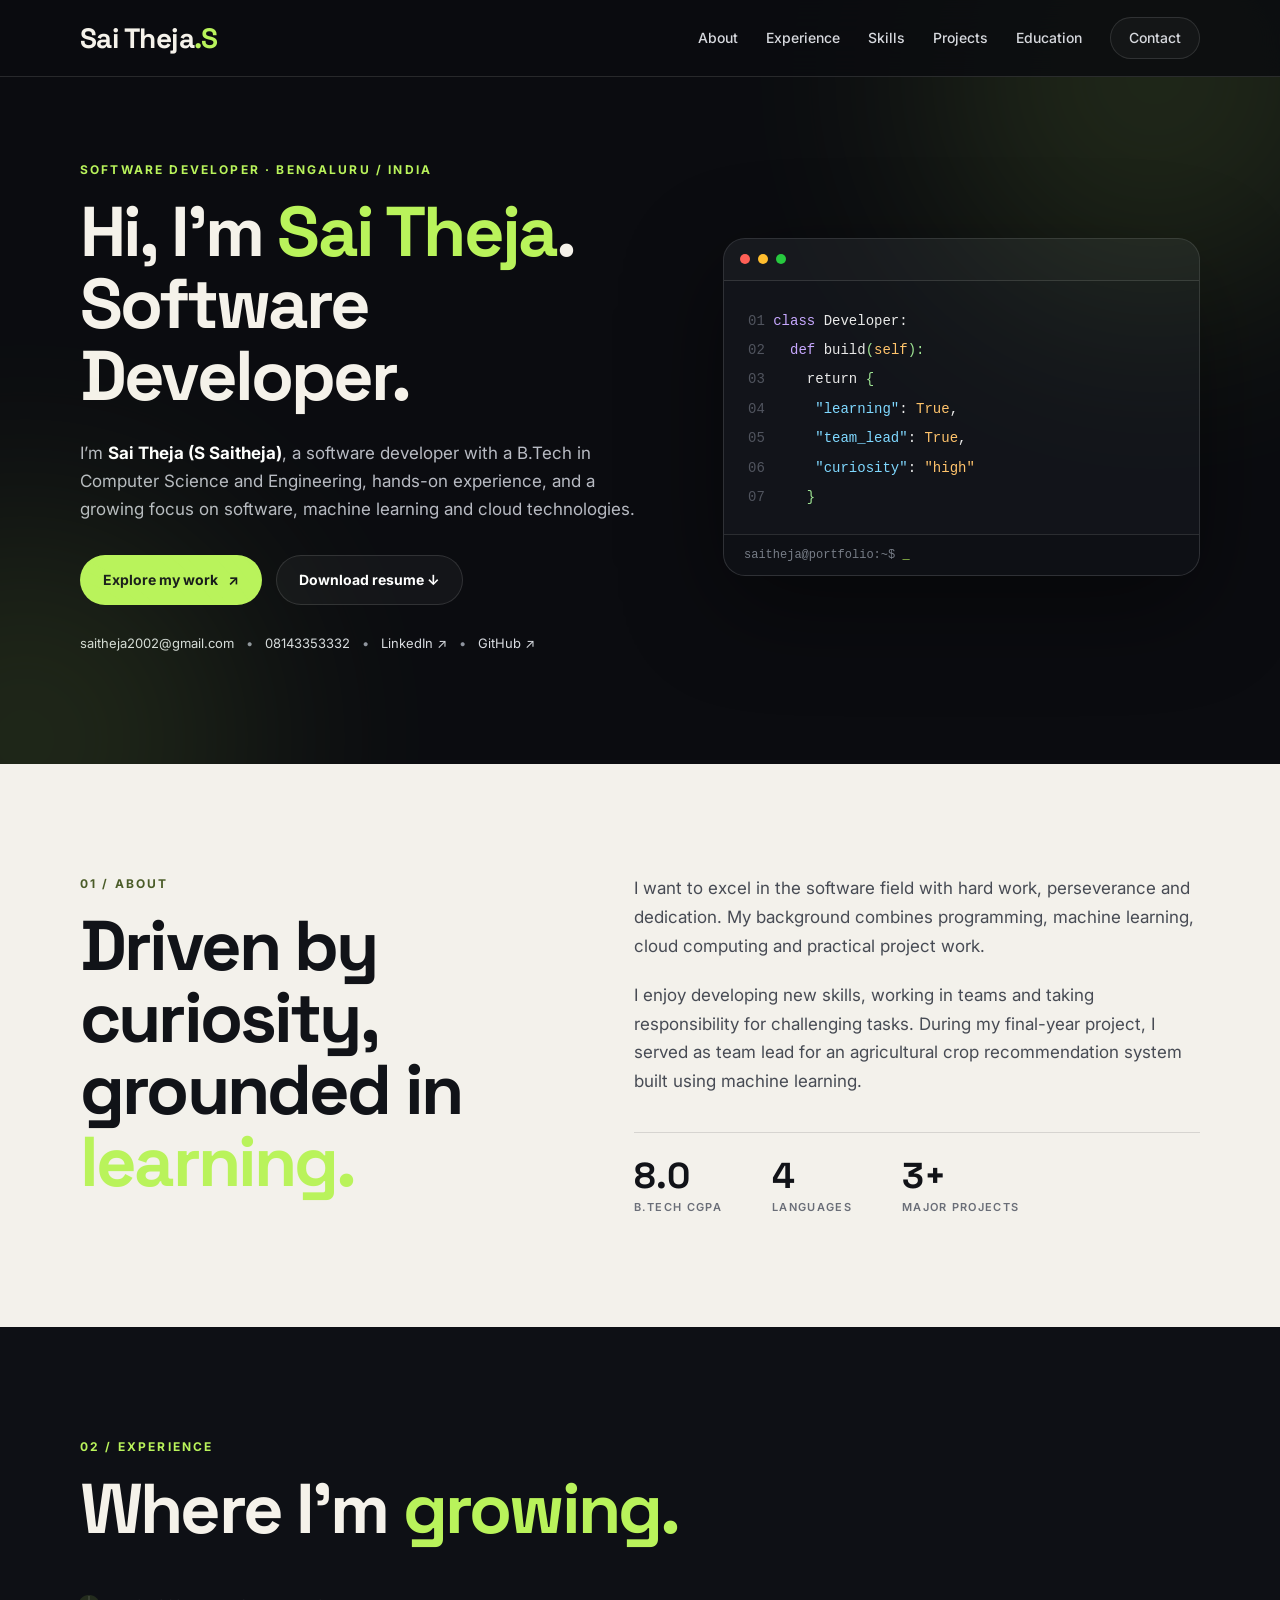
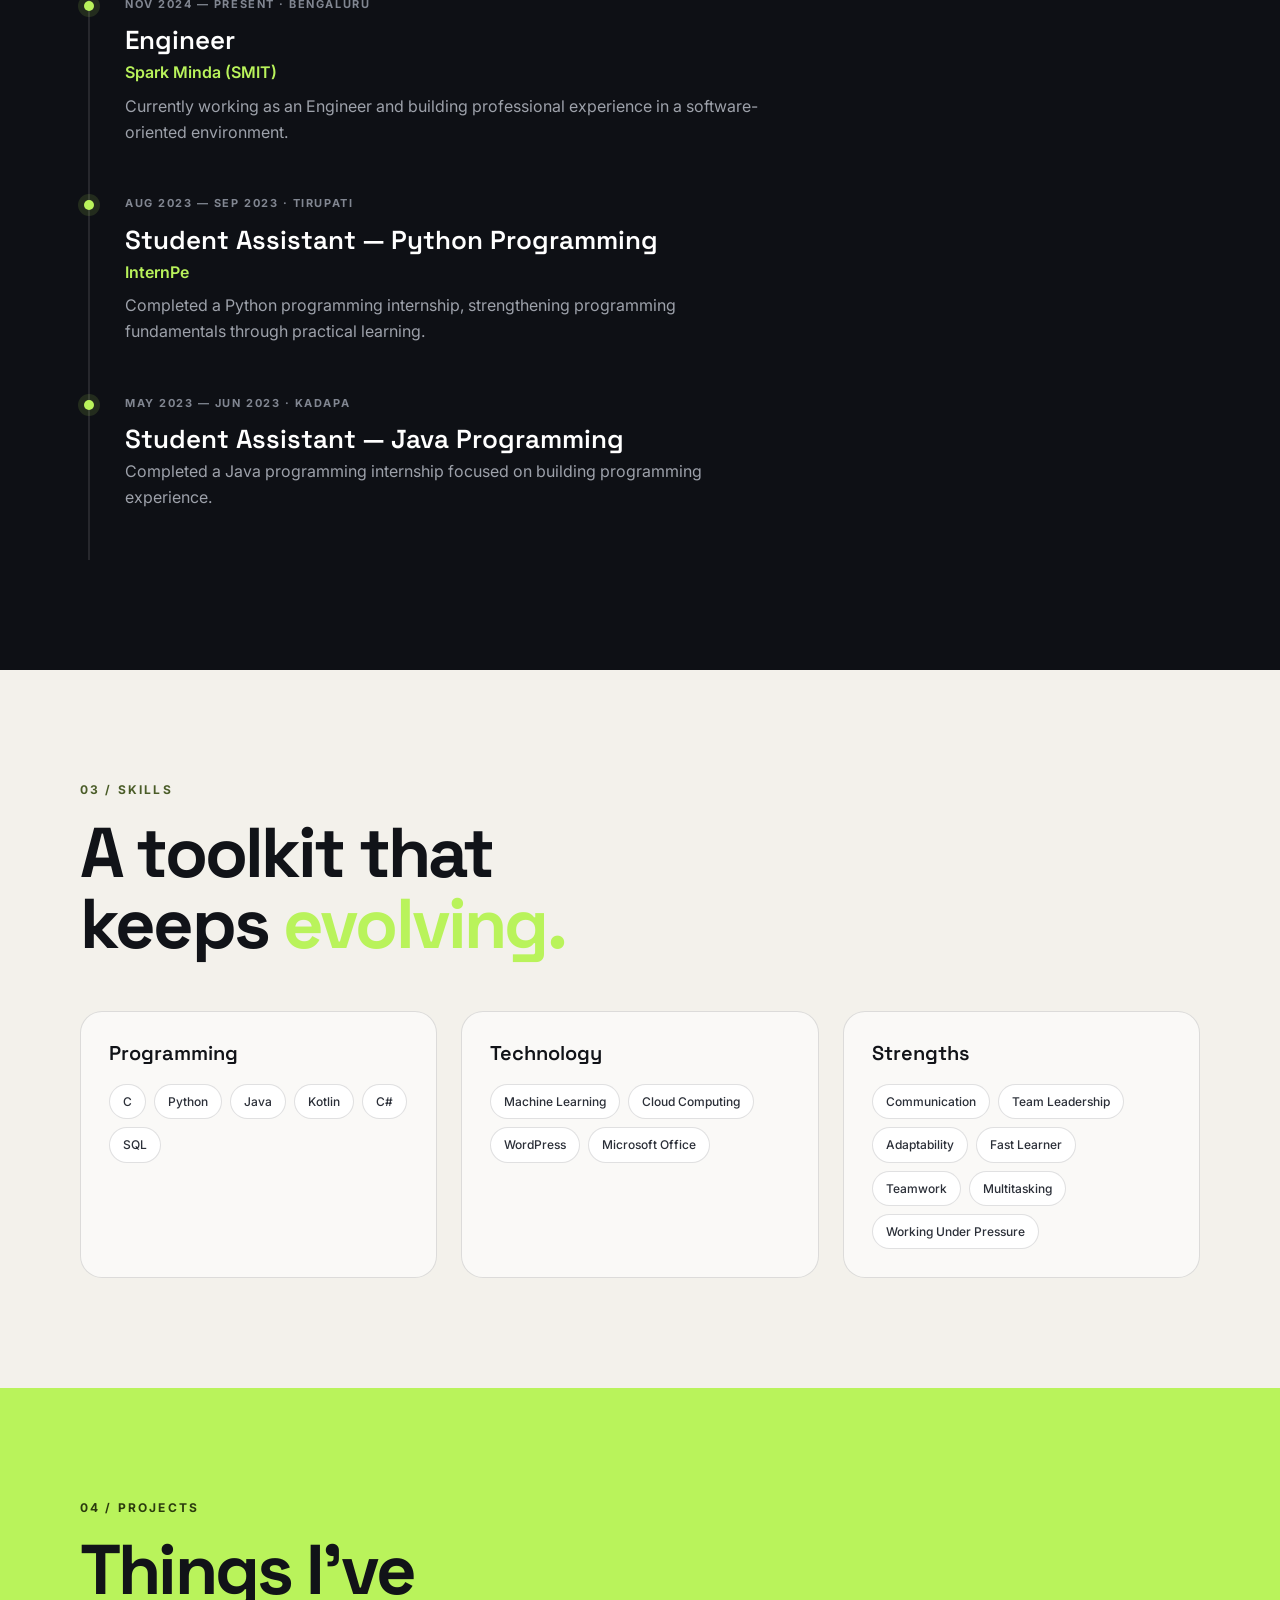
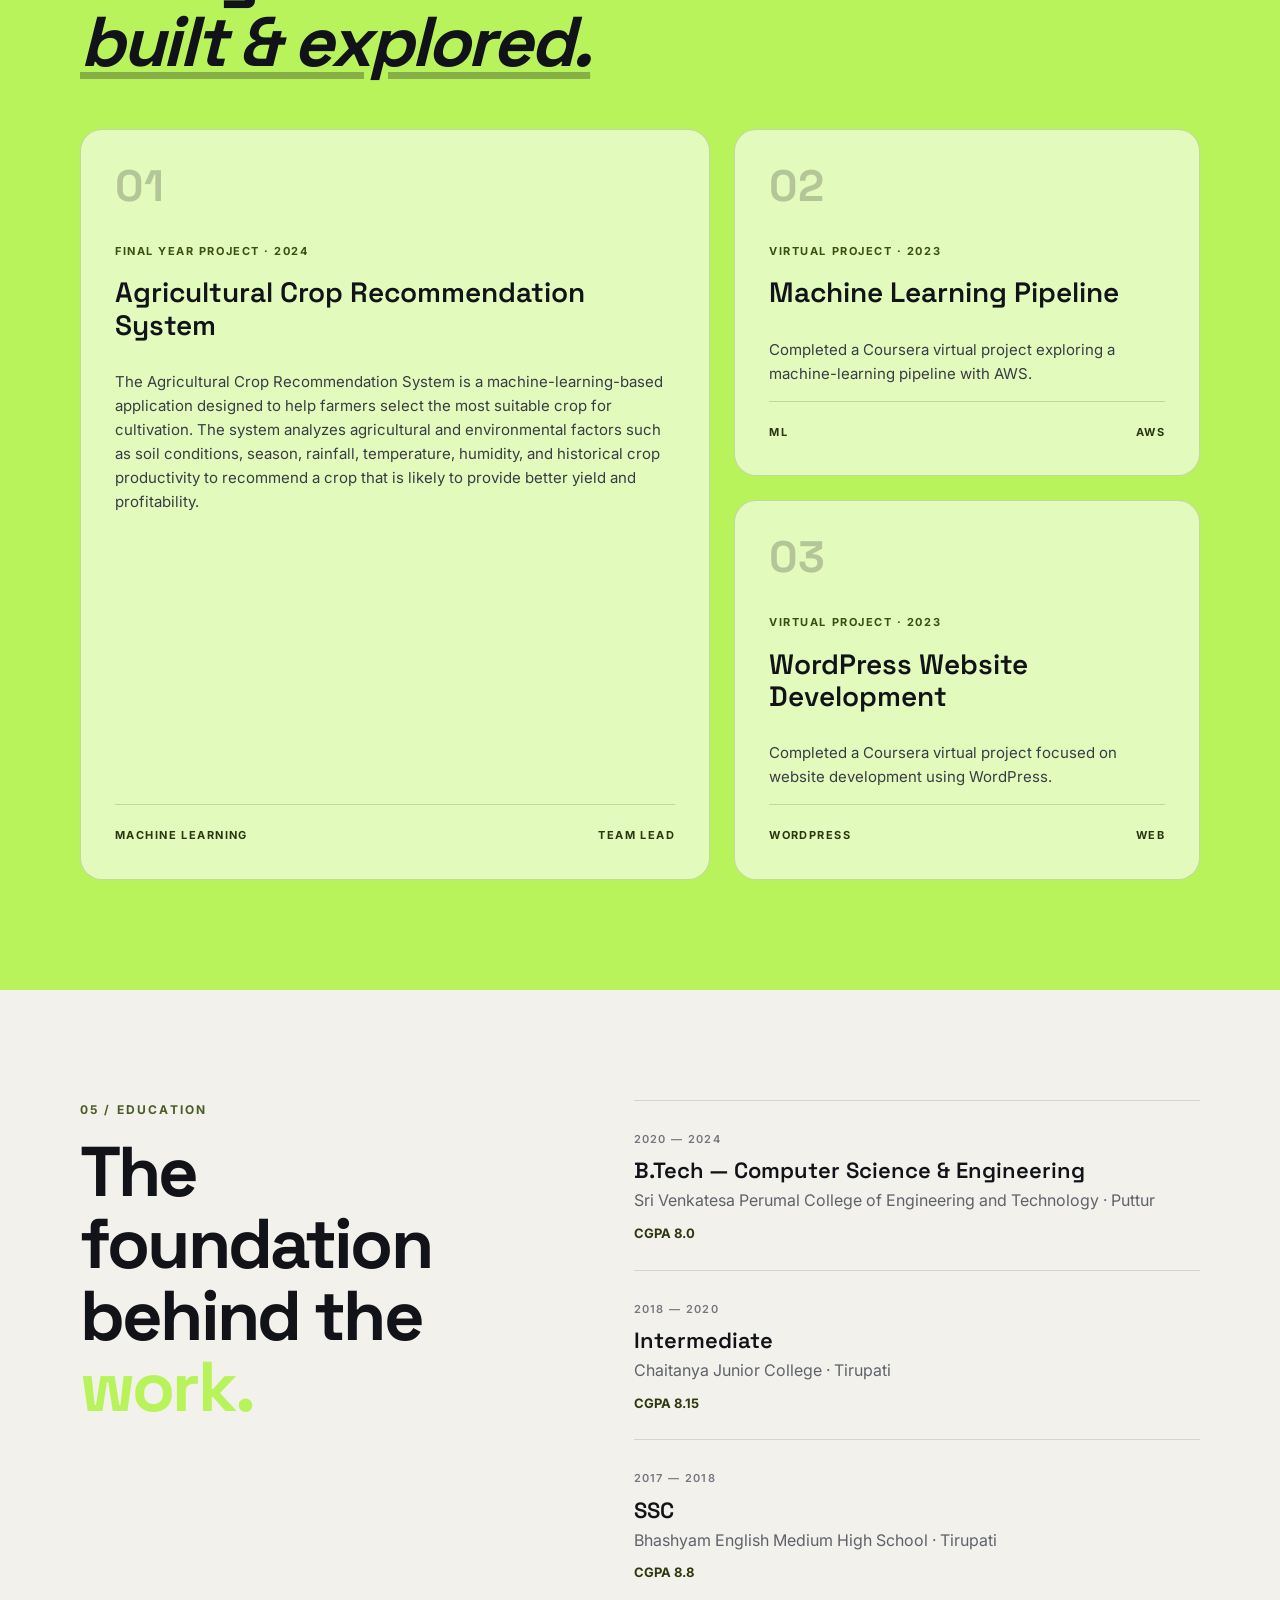
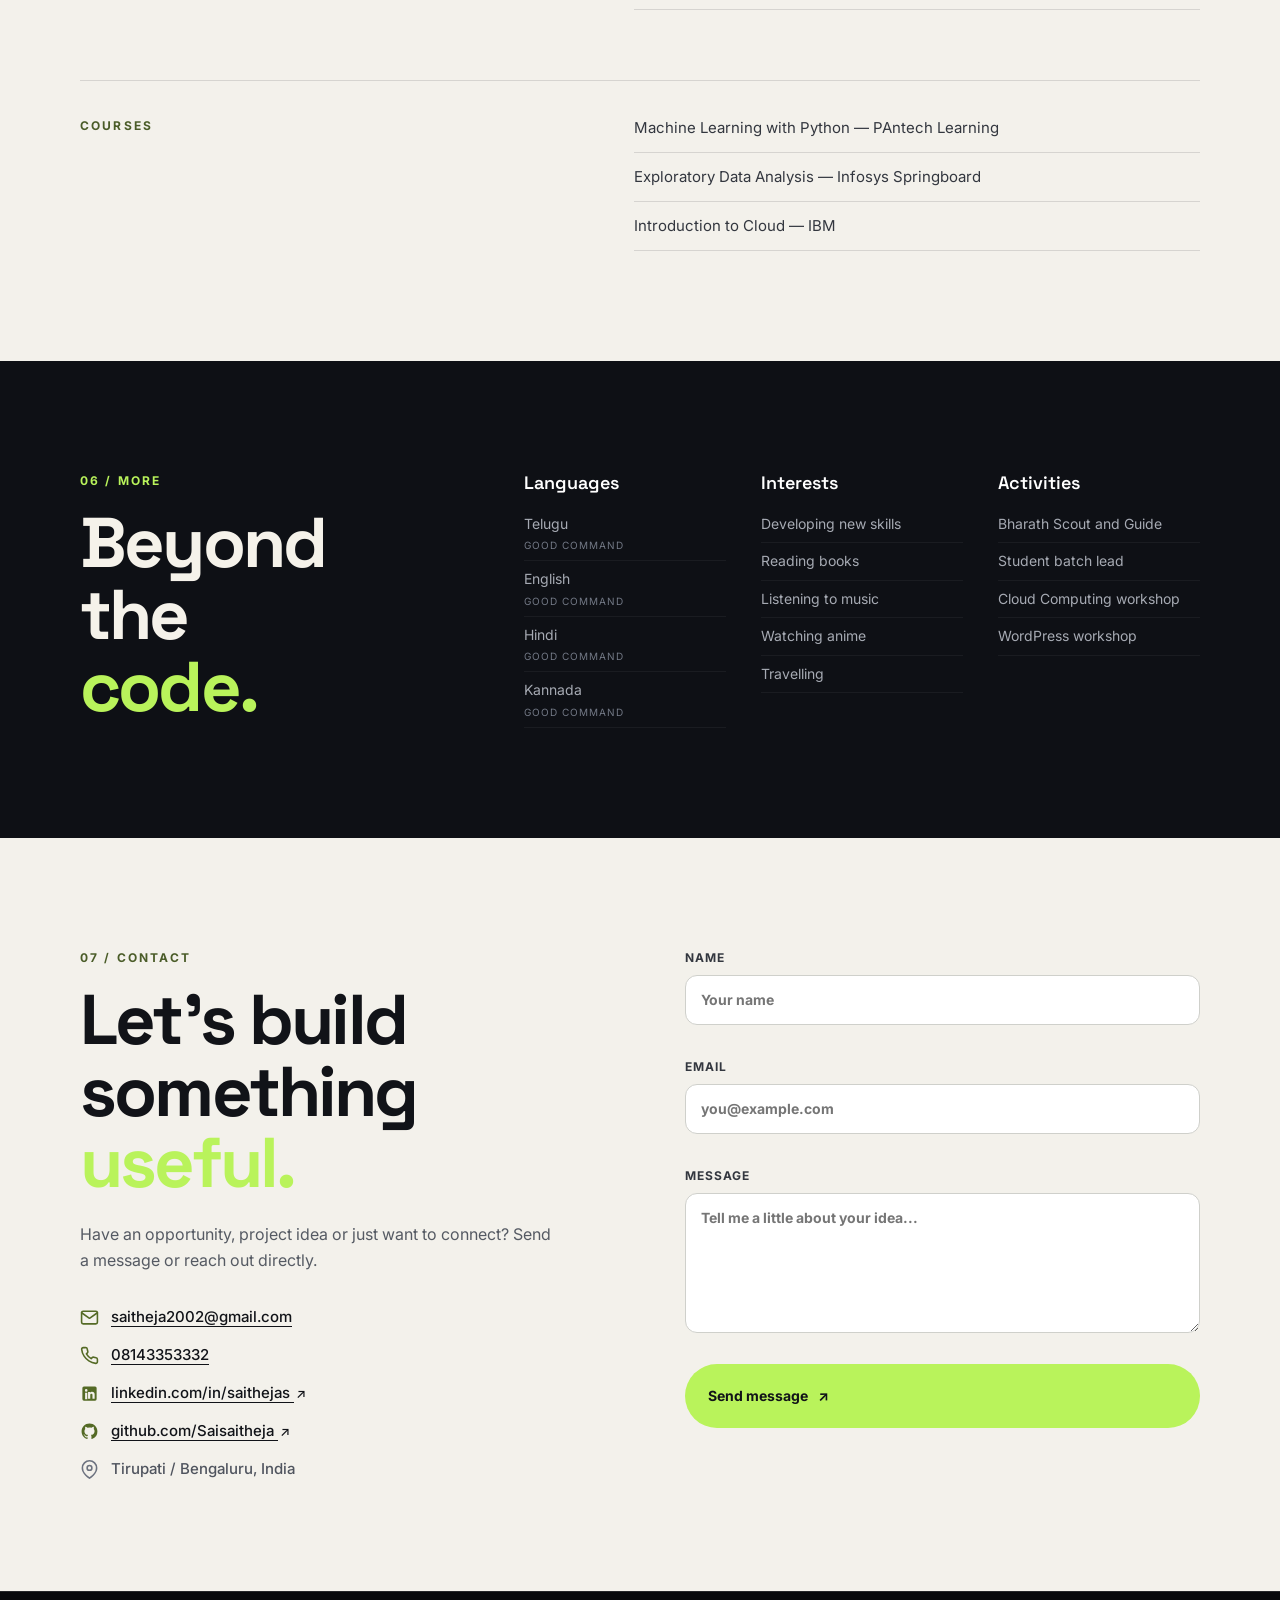
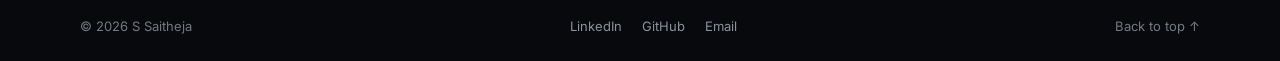
<file: docs/index.html>
<!doctype html>
<html lang="en">

<head>
  <meta charset="utf-8">
  <meta name="viewport" content="width=device-width, initial-scale=1">
  <meta name="description" content="Portfolio of S Saitheja, Software Developer.">
  <title>S Saitheja | Software Developer</title>
  <link rel="preconnect" href="https://fonts.googleapis.com">
  <link rel="preconnect" href="https://fonts.gstatic.com" crossorigin>
  <link
    href="https://fonts.googleapis.com/css2?family=Inter:wght@400;500;600;700;800&family=Space+Grotesk:wght@500;600;700&display=swap"
    rel="stylesheet">
  <link rel="stylesheet" href="static/css/style.css">
</head>

<body>
  <header class="site-header">
    <nav class="nav container" aria-label="Main navigation">
      <a class="brand" href="#home">Sai Theja<span>.S</span></a>
      <button class="menu-toggle" aria-label="Toggle navigation" aria-expanded="false">&#9776;</button>
      <div class="nav-links">
        <a href="#about">About</a>
        <a href="#experience">Experience</a>
        <a href="#skills">Skills</a>
        <a href="#projects">Projects</a>
        <a href="#education">Education</a>
        <a href="#contact" class="nav-cta">Contact</a>
      </div>
    </nav>
  </header>

  <main>
    <section id="home" class="hero">
      <div class="hero-glow glow-one"></div>
      <div class="hero-glow glow-two"></div>
      <div class="container hero-grid">
        <div class="hero-copy reveal">
          <p class="eyebrow">SOFTWARE DEVELOPER &middot; BENGALURU / INDIA</p>
          <h1>Hi, I&rsquo;m <span>Sai Theja</span>.<br>Software Developer.</h1>
          <p class="hero-text">I&rsquo;m <strong>Sai Theja (S Saitheja)</strong>, a software developer with a B.Tech in
            Computer Science and Engineering, hands-on experience, and a growing focus on software, machine learning and
            cloud technologies.</p>
          <div class="hero-actions">
            <a class="btn btn-primary" href="#projects">Explore my work <span>&#8599;</span></a>
            <a class="btn btn-secondary" href="static/Saitheja.pdf" download>Download resume &#8595;</a>
          </div>
          <div class="quick-links">
            <a href="mailto:saitheja2002@gmail.com">saitheja2002@gmail.com</a>
            <span>&bull;</span>
            <a href="tel:08143353332">08143353332</a>
            <span>&bull;</span>
            <a href="https://www.linkedin.com/in/saithejas" target="_blank" rel="noopener noreferrer">LinkedIn &#8599;</a>
            <span>&bull;</span>
            <a href="https://github.com/Saisaitheja/" target="_blank" rel="noopener noreferrer">GitHub &#8599;</a>
          </div>

        </div>
        <div class="hero-card reveal delay-1">
          <div class="terminal-top"><span></span><span></span><span></span></div>
          <div class="code-card">
            <p><span class="muted">01</span> <span class="purple">class</span> <span class="white">Developer:</span></p>
            <p><span class="muted">02</span> &nbsp; <span class="purple">def</span> <span
                class="white">build</span><span class="green">(</span><span class="orange">self</span><span
                class="green">):</span></p>
            <p><span class="muted">03</span> &nbsp;&nbsp;&nbsp; <span class="white">return</span> <span
                class="green">{</span></p>
            <p><span class="muted">04</span> &nbsp;&nbsp;&nbsp;&nbsp;&nbsp;<span class="blue">"learning"</span><span
                class="white">:</span> <span class="orange">True</span><span class="white">,</span></p>
            <p><span class="muted">05</span> &nbsp;&nbsp;&nbsp;&nbsp;&nbsp;<span class="blue">"team_lead"</span><span
                class="white">:</span> <span class="orange">True</span><span class="white">,</span></p>
            <p><span class="muted">06</span> &nbsp;&nbsp;&nbsp;&nbsp;&nbsp;<span class="blue">"curiosity"</span><span
                class="white">:</span> <span class="orange">"high"</span></p>
            <p><span class="muted">07</span> &nbsp;&nbsp;&nbsp; <span class="green">}</span></p>
          </div>
          <div class="terminal-bottom">saitheja@portfolio:~$ <span>_</span></div>
        </div>
      </div>
    </section>

    <section id="about" class="section section-light">
      <div class="container two-col">
        <div class="section-heading reveal">
          <p class="eyebrow dark">01 / ABOUT</p>
          <h2>Driven by curiosity,<br>grounded in <em>learning.</em></h2>
        </div>
        <div class="about-copy reveal delay-1">
          <p>I want to excel in the software field with hard work, perseverance and dedication. My background combines
            programming, machine learning, cloud computing and practical project work.</p>
          <p>I enjoy developing new skills, working in teams and taking responsibility for challenging tasks. During my
            final-year project, I served as team lead for an agricultural crop recommendation system built using machine
            learning.</p>
          <div class="stat-row">
            <div><strong>8.0</strong><span>B.Tech CGPA</span></div>
            <div><strong>4</strong><span>Languages</span></div>
            <div><strong>3+</strong><span>Major projects</span></div>
          </div>
        </div>
      </div>
    </section>

    <section id="experience" class="section section-dark">
      <div class="container">
        <div class="section-heading reveal">
          <p class="eyebrow">02 / EXPERIENCE</p>
          <h2>Where I&rsquo;m <em>growing.</em></h2>
        </div>
        <div class="timeline reveal delay-1">
          <div class="timeline-line"></div>
          <article class="timeline-item">
            <div class="timeline-dot"></div>
            <div class="timeline-meta">NOV 2024 &mdash; PRESENT &middot; BENGALURU</div>
            <h3>Engineer</h3>
            <h4>Spark Minda (SMIT)</h4>
            <p>Currently working as an Engineer and building professional experience in a software-oriented environment.
            </p>
          </article>
          <article class="timeline-item">
            <div class="timeline-dot"></div>
            <div class="timeline-meta">AUG 2023 &mdash; SEP 2023 &middot; TIRUPATI</div>
            <h3>Student Assistant &mdash; Python Programming</h3>
            <h4>InternPe</h4>
            <p>Completed a Python programming internship, strengthening programming fundamentals through practical
              learning.</p>
          </article>
          <article class="timeline-item">
            <div class="timeline-dot"></div>
            <div class="timeline-meta">MAY 2023 &mdash; JUN 2023 &middot; KADAPA</div>
            <h3>Student Assistant &mdash; Java Programming</h3>
            <p>Completed a Java programming internship focused on building programming experience.</p>
          </article>
        </div>
      </div>
    </section>

    <section id="skills" class="section section-light">
      <div class="container">
        <div class="section-heading reveal">
          <p class="eyebrow dark">03 / SKILLS</p>
          <h2>A toolkit that<br>keeps <em>evolving.</em></h2>
        </div>
        <div class="skills-grid reveal delay-1">
          <div class="skill-group">
            <h3>Programming</h3>
            <div class="chips">
              <span>C</span><span>Python</span><span>Java</span><span>Kotlin</span><span>C#</span><span>SQL</span>
            </div>
          </div>
          <div class="skill-group">
            <h3>Technology</h3>
            <div class="chips"><span>Machine Learning</span><span>Cloud
                Computing</span><span>WordPress</span><span>Microsoft Office</span></div>
          </div>
          <div class="skill-group">
            <h3>Strengths</h3>
            <div class="chips"><span>Communication</span><span>Team Leadership</span><span>Adaptability</span><span>Fast
                Learner</span><span>Teamwork</span><span>Multitasking</span><span>Working Under Pressure</span></div>
          </div>
        </div>
      </div>
    </section>

    <section id="projects" class="section section-accent">
      <div class="container">
        <div class="section-heading reveal">
          <p class="eyebrow dark">04 / PROJECTS</p>
          <h2>Things I&rsquo;ve<br><em>built & explored.</em></h2>
        </div>
        <div class="projects-grid">
          <article class="project-card featured reveal">
            <div class="project-number">01</div>
            <div class="project-tag">FINAL YEAR PROJECT &middot; 2024</div>
            <h3>Agricultural Crop Recommendation System</h3>
            <p>The Agricultural Crop Recommendation System is a machine-learning-based application designed
              to help farmers select the most suitable crop for cultivation. The system analyzes agricultural
              and environmental factors such as soil conditions, season, rainfall, temperature, humidity, and historical
              crop productivity to recommend a crop that is likely to provide better yield and profitability.</p>
            <div class="project-footer"><span>Machine Learning</span><span>Team Lead</span></div>
          </article>
          <article class="project-card reveal delay-1">
            <div class="project-number">02</div>
            <div class="project-tag">VIRTUAL PROJECT &middot; 2023</div>
            <h3>Machine Learning Pipeline</h3>
            <p>Completed a Coursera virtual project exploring a machine-learning pipeline with AWS.</p>
            <div class="project-footer"><span>ML</span><span>AWS</span></div>
          </article>
          <article class="project-card reveal delay-2">
            <div class="project-number">03</div>
            <div class="project-tag">VIRTUAL PROJECT &middot; 2023</div>
            <h3>WordPress Website Development</h3>
            <p>Completed a Coursera virtual project focused on website development using WordPress.</p>
            <div class="project-footer"><span>WordPress</span><span>Web</span></div>
          </article>
        </div>
      </div>
    </section>

    <section id="education" class="section section-light">
      <div class="container two-col education-layout">
        <div class="section-heading reveal">
          <p class="eyebrow dark">05 / EDUCATION</p>
          <h2>The foundation<br>behind the <em>work.</em></h2>
        </div>
        <div class="education-list reveal delay-1">
          <article><span>2020 &mdash; 2024</span>
            <h3>B.Tech &mdash; Computer Science & Engineering</h3>
            <p>Sri Venkatesa Perumal College of Engineering and Technology &middot; Puttur</p><strong>CGPA 8.0</strong>
          </article>
          <article><span>2018 &mdash; 2020</span>
            <h3>Intermediate</h3>
            <p>Chaitanya Junior College &middot; Tirupati</p><strong>CGPA 8.15</strong>
          </article>
          <article><span>2017 &mdash; 2018</span>
            <h3>SSC</h3>
            <p>Bhashyam English Medium High School &middot; Tirupati</p><strong>CGPA 8.8</strong>
          </article>
        </div>
      </div>
      <div class="container courses reveal">
        <div>
          <p class="eyebrow dark">COURSES</p>
        </div>
        <div class="course-list"><span>Machine Learning with Python &mdash; PAntech Learning</span><span>Exploratory Data
            Analysis &mdash; Infosys Springboard</span><span>Introduction to Cloud &mdash; IBM</span></div>
      </div>
    </section>

    <section class="section section-dark extras">
      <div class="container extras-grid">
        <div class="reveal">
          <p class="eyebrow">06 / MORE</p>
          <h2>Beyond the<br><em>code.</em></h2>
        </div>
        <div class="extra-columns reveal delay-1">
          <div>
            <h3>Languages</h3>
            <ul>
              <li>Telugu <small>Good Command</small></li>
              <li>English <small>Good Command</small></li>
              <li>Hindi <small>Good Command</small></li>
              <li>Kannada <small>Good Command</small></li>
            </ul>
          </div>
          <div>
            <h3>Interests</h3>
            <ul>
              <li>Developing new skills</li>
              <li>Reading books</li>
              <li>Listening to music</li>
              <li>Watching anime</li>
              <li>Travelling</li>
            </ul>
          </div>
          <div>
            <h3>Activities</h3>
            <ul>
              <li>Bharath Scout and Guide</li>
              <li>Student batch lead</li>
              <li>Cloud Computing workshop</li>
              <li>WordPress workshop</li>
            </ul>
          </div>
        </div>
      </div>
    </section>

    <section id="contact" class="section contact-section">
      <div class="container contact-grid">
        <div class="reveal">
          <p class="eyebrow dark">07 / CONTACT</p>
          <h2>Let&rsquo;s build<br>something <em>useful.</em></h2>
          <p class="contact-intro">Have an opportunity, project idea or just want to connect? Send a message or reach
            out directly.</p>
          <div class="contact-details">
            <a class="contact-item" href="mailto:saitheja2002@gmail.com">
              <svg class="contact-icon" viewBox="0 0 24 24" fill="none" stroke="currentColor" stroke-width="2"
                stroke-linecap="round" stroke-linejoin="round" aria-hidden="true">
                <path d="M4 4h16c1.1 0 2 .9 2 2v12c0 1.1-.9 2-2 2H4c-1.1 0-2-.9-2-2V6c0-1.1.9-2 2-2z" />
                <polyline points="22,6 12,13 2,6" />
              </svg>
              <span>saitheja2002@gmail.com</span>
            </a>
            <a class="contact-item" href="tel:08143353332">
              <svg class="contact-icon" viewBox="0 0 24 24" fill="none" stroke="currentColor" stroke-width="2"
                stroke-linecap="round" stroke-linejoin="round" aria-hidden="true">
                <path
                  d="M22 16.92v3a2 2 0 0 1-2.18 2 19.79 19.79 0 0 1-8.63-3.07 19.5 19.5 0 0 1-6-6 19.79 19.79 0 0 1-3.07-8.67A2 2 0 0 1 4.11 2h3a2 2 0 0 1 2 1.72 12.84 12.84 0 0 0 .7 2.81 2 2 0 0 1-.45 2.11L8.09 9.91a16 16 0 0 0 6 6l1.27-1.27a2 2 0 0 1 2.11-.45 12.84 12.84 0 0 0 2.81.7A2 2 0 0 1 22 16.92z" />
              </svg>
              <span>08143353332</span>
            </a>
            <a class="contact-item" href="https://www.linkedin.com/in/saithejas" target="_blank" rel="noopener noreferrer">
              <svg class="contact-icon" viewBox="0 0 24 24" fill="currentColor" aria-hidden="true">
                <path
                  d="M19 3a2 2 0 0 1 2 2v14a2 2 0 0 1-2 2H5a2 2 0 0 1-2-2V5a2 2 0 0 1 2-2h14m-.5 15.5v-5.3a3.26 3.26 0 0 0-3.26-3.26c-.85 0-1.84.52-2.28 1.3v-1.11h-2.79v8.37h2.79v-4.93c0-.77.62-1.4 1.39-1.4a1.4 1.4 0 0 1 1.4 1.4v4.93h2.75M6.46 10.9v8.37H9.2V10.9H6.46M7.83 6.45a1.64 1.64 0 1 0 0 3.28 1.64 1.64 0 0 0 0-3.28z" />
              </svg>
              <span>linkedin.com/in/saithejas <span class="external-arrow">&#8599;</span></span>
            </a>
            <a class="contact-item" href="https://github.com/Saisaitheja/" target="_blank" rel="noopener noreferrer">
              <svg class="contact-icon" viewBox="0 0 24 24" fill="currentColor" aria-hidden="true">
                <path
                  d="M12 2C6.477 2 2 6.484 2 12.017c0 4.425 2.865 8.18 6.839 9.504.5.092.682-.217.682-.483 0-.237-.008-.868-.013-1.703-2.782.605-3.369-1.343-3.369-1.343-.454-1.158-1.11-1.466-1.11-1.466-.908-.62.069-.608.069-.608 1.003.07 1.53 1.032 1.53 1.032.892 1.53 2.341 1.088 2.91.832.092-.647.35-1.088.636-1.338-2.22-.253-4.555-1.113-4.555-4.951 0-1.093.39-1.988 1.029-2.688-.103-.253-.446-1.272.098-2.65 0 0 .84-.27 2.75 1.026A9.564 9.564 0 0 1 12 6.844c.85.004 1.705.115 2.504.337 1.909-1.296 2.747-1.027 2.747-1.027.546 1.379.202 2.398.1 2.651.64.7 1.028 1.595 1.028 2.688 0 3.848-2.339 4.695-4.566 4.943.359.309.678.92.678 1.855 0 1.338-.012 2.419-.012 2.747 0 .268.18.58.688.482A10.019 10.019 0 0 0 22 12.017C22 6.484 17.522 2 12 2z" />
              </svg>
              <span>github.com/Saisaitheja <span class="external-arrow">&#8599;</span></span>
            </a>
            <div class="contact-item location">
              <svg class="contact-icon" viewBox="0 0 24 24" fill="none" stroke="currentColor" stroke-width="2"
                stroke-linecap="round" stroke-linejoin="round" aria-hidden="true">
                <path d="M21 10c0 7-9 13-9 13s-9-6-9-13a9 9 0 0 1 18 0z" />
                <circle cx="12" cy="10" r="3" />
              </svg>
              <span>Tirupati / Bengaluru, India</span>
            </div>
          </div>
        </div>
        <form id="contactForm" class="contact-form reveal delay-1">
          <label>Name<input name="name" type="text" placeholder="Your name" required></label>
          <label>Email<input name="email" type="email" placeholder="you@example.com" required></label>
          <label>Message<textarea name="message" rows="5" placeholder="Tell me a little about your idea..."
              required></textarea></label>
          <button class="btn btn-primary" type="submit">Send message <span>&#8599;</span></button>
          <p id="formStatus" class="form-status" role="status"></p>
        </form>
      </div>
    </section>
  </main>

  <footer class="footer">
    <div class="container footer-inner">
      <span>&copy; <span id="year"></span> S Saitheja</span>
      <div class="footer-links">
        <a href="https://www.linkedin.com/in/saithejas" target="_blank" rel="noopener noreferrer">LinkedIn</a>
        <a href="https://github.com/Saisaitheja/" target="_blank" rel="noopener noreferrer">GitHub</a>
        <a href="mailto:saitheja2002@gmail.com">Email</a>
      </div>
      <a href="#home">Back to top &#8593;</a>
    </div>
  </footer>
  <script src="static/js/main-static.js"></script>
</body>

</html>
</file>
<file: docs/static/css/style.css>
:root {
  --bg: #0b0c10;
  --surface: #12141a;
  --surface-hover: #191c24;
  --text: #f5f2ea;
  --muted: #9ea3ad;
  --light: #f3f1eb;
  --ink: #111318;
  --accent: #b9f35b;
  --accent2: #d7ff9a;
  --line: rgba(255, 255, 255, 0.12);
  --darkline: rgba(17, 19, 24, 0.13);
  --radius: 22px;
}

* {
  box-sizing: border-box;
}

html {
  scroll-behavior: smooth;
  scroll-padding-top: 85px;
}

body {
  margin: 0;
  font-family: 'Inter', -apple-system, BlinkMacSystemFont, 'Segoe UI', Roboto, sans-serif;
  background: var(--bg);
  color: var(--text);
  line-height: 1.6;
  -webkit-font-smoothing: antialiased;
}

a {
  color: inherit;
  text-decoration: none;
}

button, input, textarea {
  font: inherit;
}

button:focus-visible, a:focus-visible, input:focus-visible, textarea:focus-visible {
  outline: 2px solid var(--accent);
  outline-offset: 3px;
}

.container {
  width: min(1120px, calc(100% - 40px));
  margin: auto;
}

/* Header & Nav */
.site-header {
  position: fixed;
  top: 0;
  left: 0;
  right: 0;
  z-index: 100;
  background: rgba(11, 12, 16, 0.85);
  backdrop-filter: blur(18px);
  -webkit-backdrop-filter: blur(18px);
  border-bottom: 1px solid var(--line);
}

.nav {
  height: 76px;
  display: flex;
  align-items: center;
  justify-content: space-between;
}

.brand {
  font: 700 28px 'Space Grotesk', sans-serif;
  letter-spacing: -0.02em;
}

.brand span {
  color: var(--accent);
}

.nav-links {
  display: flex;
  align-items: center;
  gap: 28px;
  font-size: 14px;
  color: #d7d9de;
}

.nav-links a {
  transition: color 0.2s ease;
  font-weight: 500;
}

.nav-links a:hover {
  color: var(--accent);
}

.nav-cta {
  border: 1px solid var(--line);
  padding: 9px 18px;
  border-radius: 999px;
  background: rgba(255, 255, 255, 0.03);
  transition: all 0.2s ease !important;
}

.nav-cta:hover {
  border-color: var(--accent) !important;
  background: rgba(185, 243, 91, 0.1);
}

.menu-toggle {
  display: none;
  background: none;
  border: 0;
  color: white;
  font-size: 24px;
  cursor: pointer;
  padding: 8px;
}

/* Hero Section */
.hero {
  position: relative;
  overflow: hidden;
  padding: 160px 0 110px;
  min-height: 80vh;
  display: flex;
  align-items: center;
}

.hero-grid {
  display: grid;
  grid-template-columns: 1.1fr 0.9fr;
  gap: 60px;
  align-items: center;
}

.eyebrow {
  font-size: 12px;
  letter-spacing: 0.18em;
  font-weight: 700;
  color: var(--accent);
  margin: 0 0 18px;
  text-transform: uppercase;
}

.eyebrow.dark {
  color: #4a5c28;
}

.hero h1, .section h2 {
  font: 700 clamp(40px, 5.5vw, 72px) / 1.02 'Space Grotesk', sans-serif;
  letter-spacing: -0.04em;
  margin: 0;
}

.hero h1 span, .section h2 em {
  color: var(--accent);
  font-style: normal;
}

.hero-text {
  max-width: 600px;
  color: #b8bbc3;
  font-size: 17px;
  line-height: 1.65;
  margin: 26px 0 32px;
}

.hero-text strong {
  color: #ffffff;
}

.hero-actions {
  display: flex;
  gap: 14px;
  flex-wrap: wrap;
}

.btn {
  display: inline-flex;
  align-items: center;
  gap: 10px;
  padding: 13px 22px;
  border-radius: 999px;
  border: 1px solid transparent;
  font-weight: 700;
  font-size: 14px;
  cursor: pointer;
  transition: all 0.2s cubic-bezier(0.16, 1, 0.3, 1);
}

.btn:active {
  transform: scale(0.97);
}

.btn-primary {
  background: var(--accent);
  color: #111318;
}

.btn-primary:hover {
  background: var(--accent2);
  transform: translateY(-2px);
  box-shadow: 0 8px 24px rgba(185, 243, 91, 0.25);
}

.btn-secondary {
  border-color: var(--line);
  color: #ffffff;
  background: rgba(255, 255, 255, 0.04);
}

.btn-secondary:hover {
  border-color: rgba(255, 255, 255, 0.35);
  background: rgba(255, 255, 255, 0.08);
  transform: translateY(-2px);
}

.quick-links {
  margin-top: 28px;
  display: flex;
  gap: 12px;
  align-items: center;
  color: #8f949f;
  font-size: 13px;
  flex-wrap: wrap;
}

.quick-links a {
  color: #d8dbe0;
  transition: color 0.2s;
}

.quick-links a:hover {
  color: var(--accent);
}

/* Terminal Hero Card */
.hero-card {
  background: var(--surface);
  border: 1px solid var(--line);
  border-radius: var(--radius);
  box-shadow: 0 30px 100px rgba(0, 0, 0, 0.45);
  overflow: hidden;
  transform: rotate(1deg);
  transition: transform 0.3s ease;
}

.hero-card:hover {
  transform: rotate(0deg) translateY(-4px);
}

.terminal-top {
  height: 42px;
  border-bottom: 1px solid var(--line);
  display: flex;
  align-items: center;
  gap: 8px;
  padding: 0 16px;
  background: rgba(255, 255, 255, 0.02);
}

.terminal-top span {
  width: 10px;
  height: 10px;
  border-radius: 50%;
}

.terminal-top span:nth-child(1) { background: #ff5f56; }
.terminal-top span:nth-child(2) { background: #ffbd2e; }
.terminal-top span:nth-child(3) { background: #27c93f; }

.code-card {
  padding: 26px 24px 22px;
  font: 14px/2.1 'SFMono-Regular', Consolas, 'Liberation Mono', Menlo, Courier, monospace;
}

.code-card p {
  margin: 0;
}

.muted { color: #50545e; }
.purple { color: #c7a8ff; }
.green { color: #9ee493; }
.orange { color: #ffc36b; }
.blue { color: #7fd8ff; }
.white { color: #e9e9e9; }

.terminal-bottom {
  border-top: 1px solid var(--line);
  padding: 13px 20px;
  color: #777d87;
  font: 12px monospace;
  background: rgba(0, 0, 0, 0.2);
}

.terminal-bottom span {
  color: var(--accent);
  display: inline-block;
  animation: blink 1s infinite;
}

@keyframes blink {
  0%, 100% { opacity: 1; }
  50% { opacity: 0; }
}

.hero-glow {
  position: absolute;
  width: 450px;
  height: 450px;
  border-radius: 50%;
  filter: blur(110px);
  opacity: 0.12;
  background: var(--accent);
  pointer-events: none;
}

.glow-one {
  top: -150px;
  right: -100px;
}

.glow-two {
  bottom: -200px;
  left: -200px;
}

/* Sections */
section {
  scroll-margin-top: 85px;
}

.section {
  padding: 110px 0;
}

.section-light {
  background: var(--light);
  color: var(--ink);
}

.section-dark {
  background: #0e1015;
}

/* Accent Section (Projects) */
.section-accent {
  background: var(--accent);
  color: #111318;
}

.section-accent .eyebrow.dark {
  color: #2b3b0d;
}

.section-accent h2 {
  color: #111318;
}

.section-accent h2 em {
  color: #111318;
  font-style: italic;
  text-decoration: underline;
  text-decoration-color: rgba(17, 19, 24, 0.3);
  text-underline-offset: 6px;
}

/* Two Column Layout */
.two-col {
  display: grid;
  grid-template-columns: 0.9fr 1.1fr;
  gap: 90px;
}

.about-copy {
  font-size: 17px;
  color: #474b54;
  line-height: 1.7;
}

.about-copy p {
  margin-top: 0;
  margin-bottom: 20px;
}

.stat-row {
  display: flex;
  gap: 50px;
  margin-top: 36px;
  padding-top: 25px;
  border-top: 1px solid var(--darkline);
}

.stat-row div {
  display: flex;
  flex-direction: column;
}

.stat-row strong {
  font: 700 36px 'Space Grotesk', sans-serif;
  color: #111318;
  line-height: 1;
  margin-bottom: 4px;
}

.stat-row span {
  font-size: 11px;
  text-transform: uppercase;
  letter-spacing: 0.12em;
  color: #6a6e78;
  font-weight: 600;
}

/* Timeline (Experience) */
.timeline {
  position: relative;
  margin-top: 50px;
  padding-left: 45px;
  max-width: 850px;
}

.timeline-line {
  position: absolute;
  left: 8px;
  top: 0;
  bottom: 0;
  width: 2px;
  background: rgba(255, 255, 255, 0.1);
}

.timeline-item {
  position: relative;
  padding: 0 0 50px;
}

.timeline-dot {
  position: absolute;
  left: -41px;
  top: 5px;
  width: 10px;
  height: 10px;
  border-radius: 50%;
  background: var(--accent);
  box-shadow: 0 0 0 6px rgba(185, 243, 91, 0.12);
}

.timeline-meta {
  font-size: 11px;
  letter-spacing: 0.14em;
  font-weight: 700;
  color: #818691;
  text-transform: uppercase;
}

.timeline h3 {
  font: 600 26px 'Space Grotesk', sans-serif;
  margin: 10px 0 3px;
  color: #ffffff;
}

.timeline h4 {
  margin: 0 0 8px;
  color: var(--accent);
  font-weight: 600;
  font-size: 16px;
}

.timeline p {
  color: #9da1aa;
  max-width: 650px;
  margin: 0;
  line-height: 1.6;
}

/* Skills */
.skills-grid {
  display: grid;
  grid-template-columns: repeat(3, 1fr);
  gap: 24px;
  margin-top: 50px;
}

.skill-group {
  border: 1px solid var(--darkline);
  background: rgba(255, 255, 255, 0.6);
  border-radius: var(--radius);
  padding: 28px;
  transition: transform 0.2s ease, box-shadow 0.2s ease;
}

.skill-group:hover {
  transform: translateY(-3px);
  box-shadow: 0 12px 30px rgba(0, 0, 0, 0.05);
}

.skill-group h3 {
  font: 600 20px 'Space Grotesk', sans-serif;
  margin: 0 0 18px;
  color: #111318;
}

.chips {
  display: flex;
  flex-wrap: wrap;
  gap: 8px;
}

.chips span {
  font-size: 12px;
  font-weight: 500;
  padding: 7px 13px;
  border: 1px solid var(--darkline);
  background: #ffffff;
  border-radius: 999px;
  color: #2b2f38;
}

/* Projects */
.projects-grid {
  display: grid;
  grid-template-columns: 1.15fr 0.85fr;
  gap: 24px;
  margin-top: 50px;
}

.project-card {
  background: rgba(255, 255, 255, 0.6);
  border: 1px solid rgba(17, 19, 24, 0.15);
  border-radius: var(--radius);
  padding: 34px;
  min-height: 300px;
  display: flex;
  flex-direction: column;
  transition: transform 0.25s ease, box-shadow 0.25s ease;
}

.project-card:hover {
  transform: translateY(-4px);
  box-shadow: 0 20px 40px rgba(0, 0, 0, 0.12);
  background: rgba(255, 255, 255, 0.8);
}

.project-card.featured {
  grid-row: span 2;
  min-height: 600px;
}

.project-number {
  font: 700 44px 'Space Grotesk', sans-serif;
  color: #111318;
  opacity: 0.22;
  margin-bottom: 35px;
  line-height: 1;
}

.project-tag {
  font-size: 11px;
  letter-spacing: 0.14em;
  font-weight: 700;
  color: #3b4e13;
  margin-bottom: 8px;
}

.project-card h3 {
  font: 600 28px/1.15 'Space Grotesk', sans-serif;
  max-width: 600px;
  margin: 8px 0 14px;
  color: #111318;
}

.project-card p {
  color: #383c44;
  max-width: 620px;
  font-size: 15px;
  line-height: 1.6;
}

.project-footer {
  margin-top: auto;
  padding-top: 22px;
  border-top: 1px solid rgba(17, 19, 24, 0.15);
  display: flex;
  justify-content: space-between;
  font-size: 11px;
  text-transform: uppercase;
  letter-spacing: 0.13em;
  font-weight: 700;
  color: #2b3613;
}

/* Education */
.education-layout {
  align-items: start;
}

.education-list article {
  border-top: 1px solid var(--darkline);
  padding: 24px 0;
}

.education-list article:last-child {
  border-bottom: 1px solid var(--darkline);
}

.education-list span {
  font-size: 11px;
  letter-spacing: 0.12em;
  color: #747780;
  font-weight: 600;
}

.education-list h3 {
  font: 600 22px 'Space Grotesk', sans-serif;
  margin: 6px 0 4px;
  color: #111318;
}

.education-list p {
  margin: 0 0 6px;
  color: #5e626b;
}

.education-list strong {
  font-size: 13px;
  color: #2d3810;
  font-weight: 700;
}

.courses {
  display: grid;
  grid-template-columns: 0.9fr 1.1fr;
  gap: 90px;
  margin-top: 70px;
  padding-top: 35px;
  border-top: 1px solid var(--darkline);
}

.course-list {
  display: grid;
  gap: 12px;
}

.course-list span {
  padding-bottom: 12px;
  border-bottom: 1px solid var(--darkline);
  font-size: 15px;
  color: #33373f;
}

/* Extras */
.extras-grid {
  display: grid;
  grid-template-columns: 0.7fr 1.3fr;
  gap: 80px;
}

.extra-columns {
  display: grid;
  grid-template-columns: repeat(3, 1fr);
  gap: 35px;
}

.extra-columns h3 {
  font: 600 18px 'Space Grotesk', sans-serif;
  margin-top: 0;
  margin-bottom: 12px;
  color: #ffffff;
}

.extra-columns ul {
  padding: 0;
  margin: 0;
  list-style: none;
  color: #a6aab3;
  font-size: 14px;
}

.extra-columns li {
  padding: 7px 0;
  border-bottom: 1px solid rgba(255, 255, 255, 0.05);
}

.extra-columns small {
  display: block;
  color: #727885;
  font-size: 10px;
  text-transform: uppercase;
  letter-spacing: 0.1em;
  margin-top: 2px;
}

/* Contact Section */
.contact-section {
  background: var(--light);
  color: var(--ink);
}

.contact-grid {
  display: grid;
  grid-template-columns: 1fr 1fr;
  gap: 90px;
}

.contact-intro {
  color: #555a63;
  max-width: 480px;
  margin-top: 22px;
  font-size: 16px;
}

.contact-details {
  display: grid;
  gap: 14px;
  margin-top: 32px;
  font-size: 15px;
}

.contact-item {
  display: inline-flex;
  align-items: center;
  gap: 12px;
  color: #111318;
  font-weight: 500;
  text-decoration: none;
  transition: all 0.2s ease;
  width: fit-content;
}

.contact-item .contact-icon {
  width: 19px;
  height: 19px;
  flex-shrink: 0;
  color: #546a25;
  transition: transform 0.2s ease, color 0.2s ease;
}

.contact-item:hover .contact-icon {
  transform: scale(1.12);
  color: #2e6616;
}

.contact-item span {
  text-decoration: underline;
  text-underline-offset: 4px;
  transition: color 0.2s ease;
}

.contact-item:hover span {
  color: #546a25;
}

.contact-item.location {
  cursor: default;
  color: #4f545e;
}

.contact-item.location .contact-icon {
  color: #6c727f;
}

.contact-item.location span {
  text-decoration: none;
}

.contact-item .external-arrow {
  text-decoration: none;
  display: inline-block;
  font-size: 13px;
  margin-left: 2px;
  transition: transform 0.2s ease;
}

.contact-item:hover .external-arrow {
  transform: translate(2px, -2px);
}

.contact-form {
  display: grid;
  gap: 18px;
}

.contact-form label {
  font-size: 12px;
  font-weight: 700;
  letter-spacing: 0.08em;
  text-transform: uppercase;
  color: #33373f;
}

.contact-form input,
.contact-form textarea {
  display: block;
  width: 100%;
  margin-top: 8px;
  border: 1px solid #cfd0cb;
  background: #ffffff;
  border-radius: 12px;
  padding: 13px 15px;
  outline: none;
  color: #111318;
  font-size: 14px;
  transition: border-color 0.2s ease, box-shadow 0.2s ease;
}

.contact-form input:focus,
.contact-form textarea:focus {
  border-color: #7c8f51;
  box-shadow: 0 0 0 3px rgba(124, 143, 81, 0.2);
}

.form-status {
  font-size: 14px;
  margin: 0;
  min-height: 22px;
  font-weight: 500;
}

.form-status.success {
  color: #2e6616;
}

.form-status.error {
  color: #b32626;
}

/* Footer */
.footer {
  background: #08090c;
  border-top: 1px solid var(--line);
  padding: 24px 0;
  color: #737983;
  font-size: 13px;
}

.footer-inner {
  display: flex;
  justify-content: space-between;
  align-items: center;
  gap: 20px;
}

.footer-links {
  display: flex;
  gap: 20px;
  align-items: center;
}

.footer-links a {
  color: #8c929e;
  font-size: 13px;
  transition: color 0.2s ease;
}

.footer-links a:hover {
  color: var(--accent);
}

.footer a {
  transition: color 0.2s;
}

.footer a:hover {
  color: #ffffff;
}

/* Animations */
.reveal {
  opacity: 0;
  transform: translateY(24px);
  transition: opacity 0.65s cubic-bezier(0.16, 1, 0.3, 1), transform 0.65s cubic-bezier(0.16, 1, 0.3, 1);
}

.reveal.visible {
  opacity: 1;
  transform: none;
}

.delay-1 {
  transition-delay: 0.12s;
}

.delay-2 {
  transition-delay: 0.22s;
}

/* 404 Not Found */
.not-found {
  min-height: 100vh;
  display: grid;
  place-items: center;
  text-align: center;
  padding: 40px 20px;
}

.not-found h1 {
  font: 700 50px 'Space Grotesk', sans-serif;
  margin: 0 0 25px;
}

/* Responsive Breakpoints */
@media (max-width: 880px) {
  .nav-links {
    display: none;
    position: absolute;
    top: 76px;
    left: 0;
    right: 0;
    background: #0b0c10;
    padding: 20px 24px;
    border-bottom: 1px solid var(--line);
    flex-direction: column;
    align-items: flex-start;
    gap: 18px;
    box-shadow: 0 20px 40px rgba(0, 0, 0, 0.6);
  }

  .nav-links.open {
    display: flex;
  }

  .menu-toggle {
    display: block;
  }

  .hero {
    padding-top: 130px;
  }

  .hero-grid,
  .two-col,
  .contact-grid,
  .extras-grid,
  .courses {
    grid-template-columns: 1fr;
    gap: 45px;
  }

  .hero-card {
    max-width: 580px;
    transform: none;
  }

  .skills-grid {
    grid-template-columns: 1fr;
  }

  .projects-grid {
    grid-template-columns: 1fr;
  }

  .project-card.featured {
    grid-row: auto;
    min-height: 400px;
  }

  .extra-columns {
    grid-template-columns: 1fr 1fr;
  }

  .section {
    padding: 80px 0;
  }
}

@media (max-width: 560px) {
  .container {
    width: min(100% - 32px, 1120px);
  }

  .hero h1,
  .section h2 {
    font-size: 38px;
  }

  .hero {
    min-height: auto;
    padding-bottom: 70px;
  }

  .stat-row {
    gap: 20px;
    justify-content: space-between;
  }

  .stat-row strong {
    font-size: 28px;
  }

  .extra-columns {
    grid-template-columns: 1fr;
  }

  .footer-inner {
    flex-direction: column;
    text-align: center;
    gap: 12px;
  }

  .code-card {
    font-size: 11px;
    padding: 18px 16px;
  }

  .hero-actions .btn {
    width: 100%;
    justify-content: center;
  }
}
</file>
